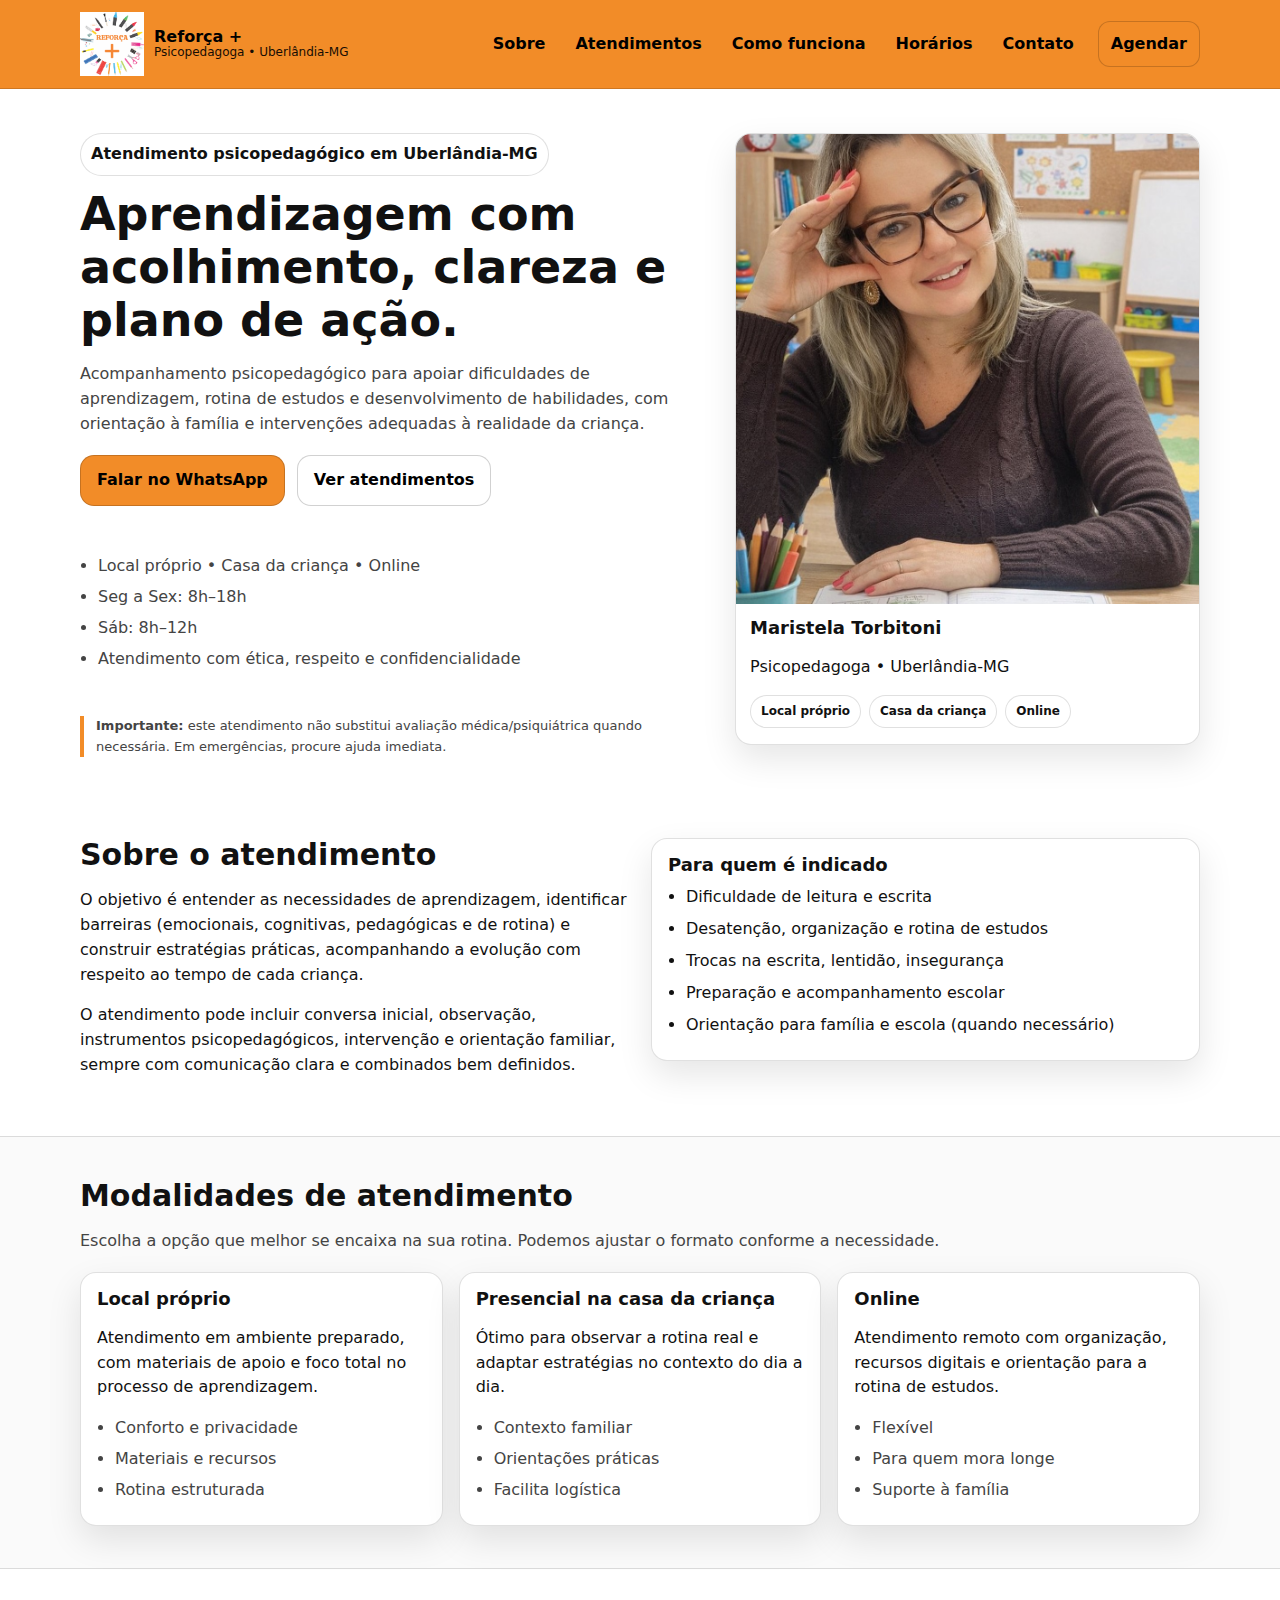
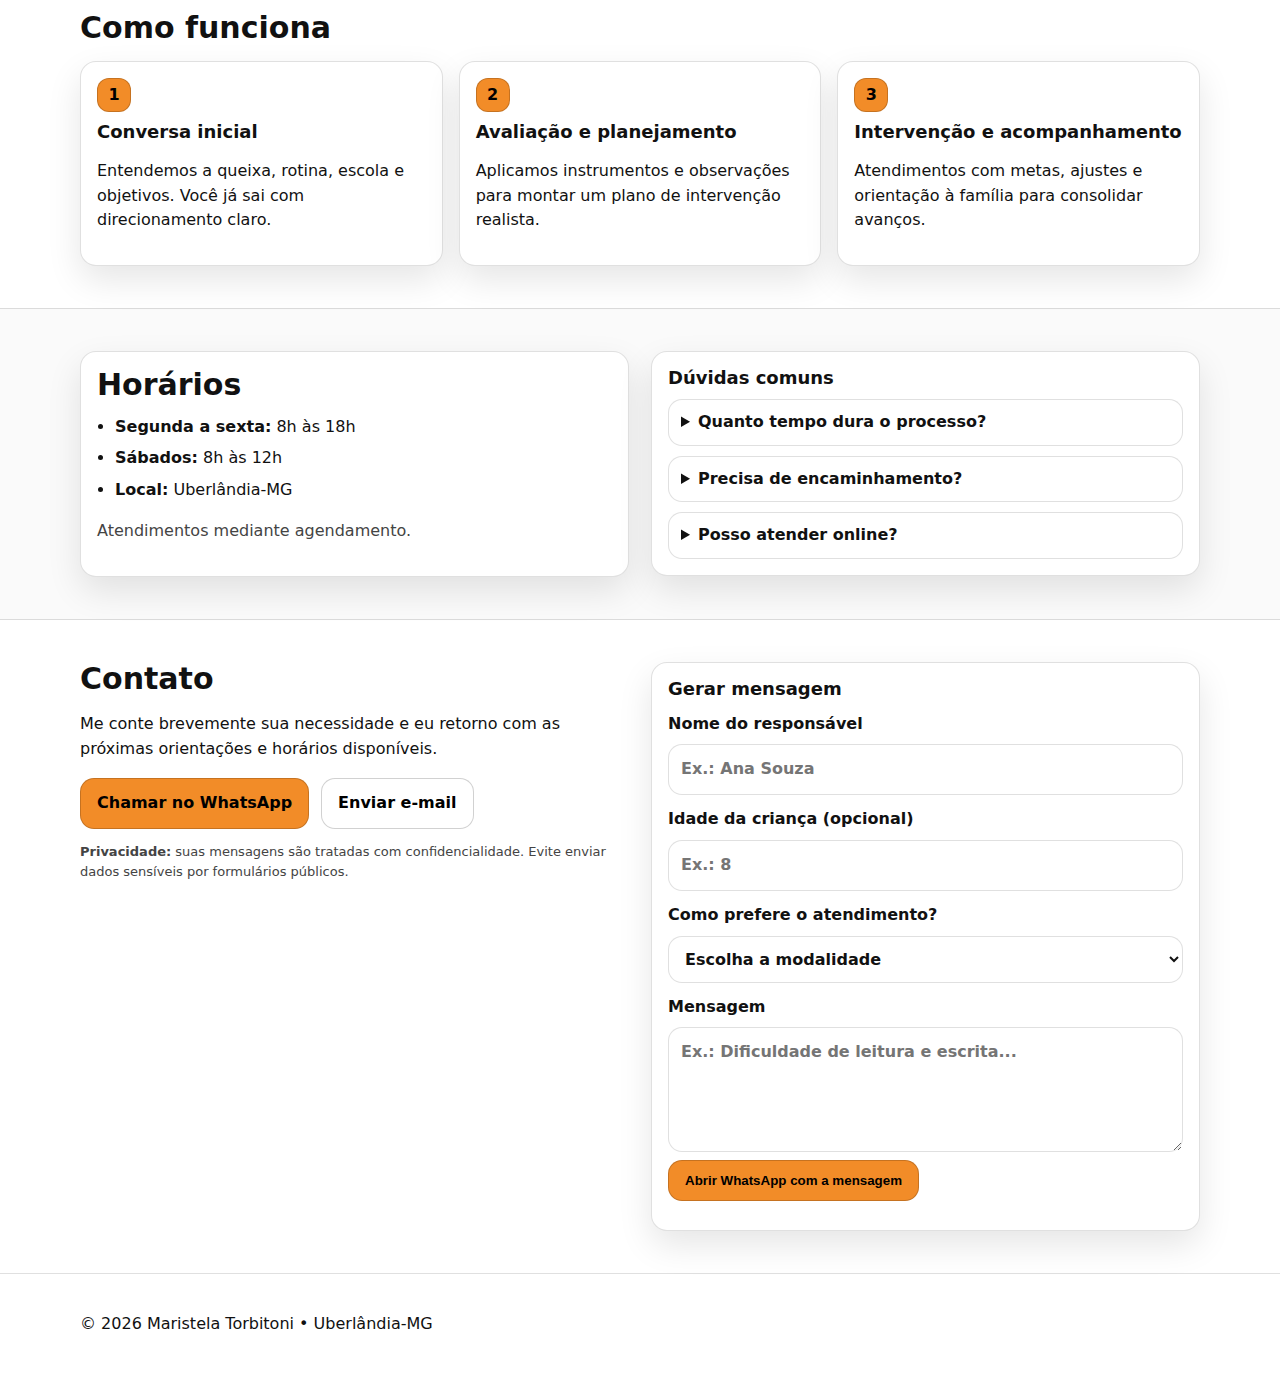
<file: index.html>
<!doctype html>
<html lang="pt-BR">
<head>
  <meta charset="utf-8" />
  <meta name="viewport" content="width=device-width, initial-scale=1" />
  <meta name="theme-color" content="#F28C28" />

  <title>Maristela Torbitoni | Psicopedagoga em Uberlândia-MG</title>
  <meta name="description" content="Atendimento psicopedagógico em Uberlândia-MG: local próprio, presencial na casa da criança e online. Agende uma conversa pelo WhatsApp." />
  <link rel="icon" href="assets/reforca-mais.png" />

  <!-- Open Graph (opcional, mas ajuda ao compartilhar) -->
  <meta property="og:title" content="Maristela Torbitoni | Psicopedagoga" />
  <meta property="og:description" content="Atendimento psicopedagógico em Uberlândia-MG: local próprio, presencial na casa da criança e online." />
  <meta property="og:type" content="website" />

  <link rel="stylesheet" href="styles.css" />
</head>

<body>
  <a class="skip" href="#conteudo">Pular para o conteúdo</a>

  <header class="topbar" role="banner">
    <div class="container topbar__inner">
      <a class="brand" href="#inicio" aria-label="Voltar ao início">
        <img class="brand__logo" src="assets/reforca-mais.png" alt="Reforça - Maristela Torbitoni" />
        <span class="brand__text">
          <strong class="brand__name">Reforça +</strong>
          <span class="brand__sub">Psicopedagoga • Uberlândia-MG</span>
        </span>
      </a>

      <nav class="nav" aria-label="Navegação principal">
        <button class="nav__toggle" type="button" aria-label="Abrir menu" aria-expanded="false" aria-controls="navMenu">
          <span aria-hidden="true">☰</span>
        </button>

        <ul class="nav__menu" id="navMenu">
          <li><a href="#sobre">Sobre</a></li>
          <li><a href="#servicos">Atendimentos</a></li>
          <li><a href="#como-funciona">Como funciona</a></li>
          <li><a href="#horarios">Horários</a></li>
          <li><a href="#contato">Contato</a></li>
          <li class="nav__cta">
            <a class="btn btn--sm" href="#contato">Agendar</a>
          </li>
        </ul>
      </nav>
    </div>
  </header>

  <main id="conteudo">
    <!-- HERO -->
    <section id="inicio" class="hero" aria-label="Apresentação">
      <div class="container hero__grid">
        <div class="hero__copy">
          <p class="pill">Atendimento psicopedagógico em Uberlândia-MG</p>

          <h1>Aprendizagem com acolhimento, clareza e plano de ação.</h1>

          <p class="lead">
            Acompanhamento psicopedagógico para apoiar dificuldades de aprendizagem, rotina de estudos e desenvolvimento de habilidades,
            com orientação à família e intervenções adequadas à realidade da criança.
          </p>

          <div class="hero__actions">
            <a class="btn" href="#contato">Falar no WhatsApp</a>
            <a class="btn btn--ghost" href="#servicos">Ver atendimentos</a>
          </div><br />

          <ul class="bullets" role="list">
            <li>Local próprio • Casa da criança • Online</li>
            <li>Seg a Sex: 8h–18h</li>
            <li>Sáb: 8h–12h</li>
            <li>Atendimento com ética, respeito e confidencialidade</li>
          </ul><br />

          <p class="note">
            <strong>Importante:</strong> este atendimento não substitui avaliação médica/psiquiátrica quando necessária. Em emergências, procure ajuda imediata.
          </p>
        </div>

        <aside class="hero__card" aria-label="Foto profissional">
          <img class="hero__photo" src="assets/foto.jpg" alt="Foto de Maristela Torbitoni" loading="eager" />
          <div class="hero__cardtext">
            <h2 class="h3">Maristela Torbitoni</h2>
            <p>Psicopedagoga • Uberlândia-MG</p>
            <div class="hero__chips" aria-label="Modalidades de atendimento">
              <span class="chip">Local próprio</span>
              <span class="chip">Casa da criança</span>
              <span class="chip">Online</span>
            </div>
          </div>
        </aside>
      </div>
    </section>

    <!-- SOBRE -->
    <section id="sobre" class="section">
      <div class="container section__grid">
        <div>
          <h2>Sobre o atendimento</h2>
          <p>
            O objetivo é entender as necessidades de aprendizagem, identificar barreiras (emocionais, cognitivas, pedagógicas e de rotina)
            e construir estratégias práticas, acompanhando a evolução com respeito ao tempo de cada criança.
          </p>
          <p>
            O atendimento pode incluir conversa inicial, observação, instrumentos psicopedagógicos, intervenção e orientação familiar,
            sempre com comunicação clara e combinados bem definidos.
          </p>
        </div>

        <div class="card">
          <h3 class="h3">Para quem é indicado</h3>
          <ul class="list" role="list">
            <li>Dificuldade de leitura e escrita</li>
            <li>Desatenção, organização e rotina de estudos</li>
            <li>Trocas na escrita, lentidão, insegurança</li>
            <li>Preparação e acompanhamento escolar</li>
            <li>Orientação para família e escola (quando necessário)</li>
          </ul>
        </div>
      </div>
    </section>

    <!-- SERVIÇOS -->
    <section id="servicos" class="section section--alt">
      <div class="container">
        <h2>Modalidades de atendimento</h2>
        <p class="muted">Escolha a opção que melhor se encaixa na sua rotina. Podemos ajustar o formato conforme a necessidade.</p>

        <div class="cards">
          <article class="service">
            <h3 class="h3">Local próprio</h3>
            <p>Atendimento em ambiente preparado, com materiais de apoio e foco total no processo de aprendizagem.</p>
            <ul class="mini" role="list">
              <li>Conforto e privacidade</li>
              <li>Materiais e recursos</li>
              <li>Rotina estruturada</li>
            </ul>
          </article>

          <article class="service">
            <h3 class="h3">Presencial na casa da criança</h3>
            <p>Ótimo para observar a rotina real e adaptar estratégias no contexto do dia a dia.</p>
            <ul class="mini" role="list">
              <li>Contexto familiar</li>
              <li>Orientações práticas</li>
              <li>Facilita logística</li>
            </ul>
          </article>

          <article class="service">
            <h3 class="h3">Online</h3>
            <p>Atendimento remoto com organização, recursos digitais e orientação para a rotina de estudos.</p>
            <ul class="mini" role="list">
              <li>Flexível</li>
              <li>Para quem mora longe</li>
              <li>Suporte à família</li>
            </ul>
          </article>
        </div>
      </div>
    </section>

    <!-- COMO FUNCIONA -->
    <section id="como-funciona" class="section">
      <div class="container">
        <h2>Como funciona</h2>

        <div class="steps" role="list">
          <div class="step" role="listitem">
            <span class="step__num" aria-hidden="true">1</span>
            <h3 class="h3">Conversa inicial</h3>
            <p>Entendemos a queixa, rotina, escola e objetivos. Você já sai com direcionamento claro.</p>
          </div>

          <div class="step" role="listitem">
            <span class="step__num" aria-hidden="true">2</span>
            <h3 class="h3">Avaliação e planejamento</h3>
            <p>Aplicamos instrumentos e observações para montar um plano de intervenção realista.</p>
          </div>

          <div class="step" role="listitem">
            <span class="step__num" aria-hidden="true">3</span>
            <h3 class="h3">Intervenção e acompanhamento</h3>
            <p>Atendimentos com metas, ajustes e orientação à família para consolidar avanços.</p>
          </div>
        </div>
      </div>
    </section>

    <!-- HORÁRIOS -->
    <section id="horarios" class="section section--alt">
      <div class="container section__grid">
        <div class="card">
          <h2>Horários</h2>
          <ul class="list" role="list">
            <li><strong>Segunda a sexta:</strong> 8h às 18h</li>
            <li><strong>Sábados:</strong> 8h às 12h</li>
            <li><strong>Local:</strong> Uberlândia-MG</li>
          </ul>
          <p class="muted">Atendimentos mediante agendamento.</p>
        </div>

        <div class="card">
          <h3 class="h3">Dúvidas comuns</h3>
          <details>
            <summary>Quanto tempo dura o processo?</summary>
            <p>Depende do objetivo e da evolução. Após a conversa inicial, alinhamos uma proposta com frequência e metas.</p>
          </details>
          <details>
            <summary>Precisa de encaminhamento?</summary>
            <p>Não necessariamente. Caso surja necessidade de avaliação complementar, orientamos com responsabilidade.</p>
          </details>
          <details>
            <summary>Posso atender online?</summary>
            <p>Sim — organizamos a rotina e recursos para que o atendimento seja produtivo e acolhedor.</p>
          </details>
        </div>
      </div>
    </section>

    <!-- CONTATO -->
    <section id="contato" class="section">
      <div class="container section__grid">
        <div>
          <h2>Contato</h2>
          <p>Me conte brevemente sua necessidade e eu retorno com as próximas orientações e horários disponíveis.</p>

          <div class="contact-actions">
            <a class="btn" id="btnWhats" href="#" target="_blank" rel="noopener">Chamar no WhatsApp</a>
            <a class="btn btn--ghost" id="btnEmail" href="#">Enviar e-mail</a>
          </div>

          <p class="muted small">
            <strong>Privacidade:</strong> suas mensagens são tratadas com confidencialidade. Evite enviar dados sensíveis por formulários públicos.
          </p>
        </div>

        <form class="form card" id="formContato" aria-label="Formulário para gerar mensagem do WhatsApp">
          <h3 class="h3">Gerar mensagem</h3>

          <label>
            Nome do responsável
            <input type="text" id="nome" name="nome" autocomplete="name" placeholder="Ex.: Ana Souza" />
          </label>

          <label>
            Idade da criança (opcional)
            <input type="text" id="idade" name="idade" inputmode="numeric" placeholder="Ex.: 8" />
          </label>

          <label>
            Como prefere o atendimento?
            <select id="modalidade" name="modalidade">
              <option value="Escolha a modalidade">Escolha a modalidade</option>
              <option value="Local próprio">Local próprio</option>
              <option value="Casa da criança">Casa da criança</option>
              <option value="Online">Online</option>
            </select>
          </label>

          <label>
            Mensagem
            <textarea id="mensagem" name="mensagem" rows="4" placeholder="Ex.: Dificuldade de leitura e escrita..."></textarea>
          </label>

          <button class="btn" type="submit">Abrir WhatsApp com a mensagem</button>

          <p class="small muted" id="status" aria-live="polite"></p>
        </form>
      </div>
    </section>
  </main>

  <footer class="footer" role="contentinfo">
    <div class="container footer__inner">
      <p>© <span id="year"></span> Maristela Torbitoni • Uberlândia-MG</p>
    </div>
  </footer>

  <script src="script.js" defer></script>
</body>
</html>
</file>
<file: styles.css>
:root{
  --orange: #F28C28;
  --orange-dark: #D86E0F;

  --bg: #ffffff;
  --text: #111111;
  --muted: #444444;
  --line: rgba(0,0,0,.12);

  --card: #ffffff;
  --shadow: 0 14px 34px rgba(0,0,0,.10);
  --radius: 16px;
  --max: 1120px;
}

*{ box-sizing: border-box; }

html{ scroll-behavior: smooth; }

body{
  margin: 0;
  background: var(--bg);
  color: var(--text);
  font-family: ui-sans-serif, system-ui, -apple-system, Segoe UI, Roboto, Arial, "Apple Color Emoji","Segoe UI Emoji";
  line-height: 1.55;
}

img{ max-width: 100%; height: auto; }

.container{
  width: min(var(--max), calc(100% - 32px));
  margin: 0 auto;
}

.skip{
  position:absolute;
  left:-999px;
  top:auto;
  width:1px;
  height:1px;
  overflow:hidden;
}
.skip:focus{
  left: 16px;
  top: 16px;
  width: auto;
  height: auto;
  padding: 10px 12px;
  background: #fff;
  border: 1px solid var(--line);
  border-radius: 10px;
  z-index: 9999;
}

/* TOPBAR / MENU */
.topbar{
  position: sticky;
  top: 0;
  z-index: 50;
  background: var(--orange);
  border-bottom: 1px solid rgba(0,0,0,.15);
}

.topbar__inner{
  display: flex;
  align-items: center;
  justify-content: space-between;
  padding: 12px 0;
  gap: 14px;
}

.brand{
  display: flex;
  align-items: center;
  gap: 10px;
  color: #000;
  text-decoration: none;
  min-width: 240px;
}

.brand__logo{
  width: 64px;
  height: 64px;
  object-fit: contain;
  display: block;
}

.brand__text{ display:flex; flex-direction:column; line-height: 1.15; }
.brand__name{ font-size: 16px; }
.brand__sub{ font-size: 12px; opacity: .9; }

.nav{ display:flex; align-items:center; gap: 10px; }

.nav__toggle{
  display: none;
  border: 1px solid rgba(0,0,0,.2);
  background: rgba(255,255,255,.25);
  color: #000;
  border-radius: 12px;
  padding: 8px 10px;
  cursor: pointer;
}

.nav__menu{
  list-style: none;
  display: flex;
  align-items: center;
  gap: 6px;
  margin: 0;
  padding: 0;
}

.nav__menu a{
  display: inline-block;
  padding: 10px 12px;
  border-radius: 12px;
  text-decoration: none;
  color: #000;
  font-weight: 700;
}
.nav__menu a:hover{
  background: var(--orange-dark);
  color: #000;
}
.nav__cta{ margin-left: 6px; }

/* BOTÕES */
.btn{
  display: inline-flex;
  align-items: center;
  justify-content: center;
  gap: 10px;
  padding: 12px 16px;
  border-radius: 14px;
  border: 1px solid rgba(0,0,0,.18);
  background: var(--orange);
  color: #000;
  font-weight: 900;
  text-decoration: none;
  cursor: pointer;
  transition: transform .12s ease, filter .12s ease, background .12s ease;
}
.btn:hover{ background: var(--orange-dark); transform: translateY(-1px); }
.btn:active{ transform: translateY(0px); }
.btn--ghost{
  background: #fff;
}
.btn--ghost:hover{
  background: #f2f2f2;
}
.btn--sm{
  padding: 10px 12px;
  border-radius: 12px;
}

/* TIPOGRAFIA */
h1, h2, h3{ line-height: 1.15; margin: 0 0 12px; }
h1{ font-size: clamp(30px, 5vw, 46px); }
h2{ font-size: clamp(22px, 3vw, 30px); }
.h3{ font-size: 18px; margin-bottom: 8px; }

.lead{ font-size: 16px; color: var(--muted); max-width: 60ch; }
.muted{ color: var(--muted); }
.small{ font-size: 13px; }
.note{
  margin-top: 14px;
  font-size: 13px;
  color: var(--muted);
  border-left: 4px solid var(--orange);
  padding-left: 12px;
}

/* HERO */
.hero{
  padding: 44px 0 26px;
}
.hero__grid{
  display: grid;
  grid-template-columns: 1.15fr .85fr;
  gap: 26px;
  align-items: start;
}
.pill{
  display: inline-block;
  padding: 8px 10px;
  border-radius: 999px;
  border: 1px solid var(--line);
  background: #fff;
  font-weight: 800;
  margin: 0 0 12px;
}
.hero__actions{ display:flex; gap: 12px; flex-wrap: wrap; margin: 18px 0 10px; }

.bullets{
  margin: 14px 0 0;
  padding-left: 18px;
  color: var(--muted);
}
.bullets li{ margin: 6px 0; }

.hero__card{
  border: 1px solid var(--line);
  border-radius: var(--radius);
  overflow: hidden;
  box-shadow: var(--shadow);
  background: #fff;
}
.hero__photo{
  width: 100%;
  height: 470px;
  object-fit: cover;
  display: block;
}
.hero__cardtext{
  padding: 14px 14px 16px;
}
.hero__chips{
  display:flex;
  flex-wrap: wrap;
  gap: 8px;
  margin-top: 10px;
}
.chip{
  display:inline-block;
  padding: 6px 10px;
  border-radius: 999px;
  border: 1px solid var(--line);
  background: #fff;
  font-weight: 800;
  font-size: 12px;
}

/* SEÇÕES */
.section{ padding: 42px 0; }
.section--alt{
  background: #fafafa;
  border-top: 1px solid var(--line);
  border-bottom: 1px solid var(--line);
}
.section__grid{
  display: grid;
  grid-template-columns: 1fr 1fr;
  gap: 22px;
  align-items: start;
}

.card{
  background: var(--card);
  border: 1px solid var(--line);
  border-radius: var(--radius);
  padding: 16px;
  box-shadow: var(--shadow);
}

.list{
  margin: 10px 0 0;
  padding-left: 18px;
}
.list li{ margin: 7px 0; }

/* SERVIÇOS */
.cards{
  margin-top: 18px;
  display: grid;
  grid-template-columns: repeat(3, 1fr);
  gap: 16px;
}
.service{
  background: #fff;
  border: 1px solid var(--line);
  border-radius: var(--radius);
  padding: 16px;
  box-shadow: var(--shadow);
}
.mini{
  margin: 10px 0 0;
  padding-left: 18px;
  color: var(--muted);
}
.mini li{ margin: 6px 0; }

/* PASSOS */
.steps{
  margin-top: 16px;
  display: grid;
  grid-template-columns: repeat(3, 1fr);
  gap: 16px;
}
.step{
  border: 1px solid var(--line);
  border-radius: var(--radius);
  background: #fff;
  padding: 16px;
  box-shadow: var(--shadow);
}
.step__num{
  width: 34px;
  height: 34px;
  border-radius: 12px;
  background: var(--orange);
  color: #000;
  font-weight: 900;
  display:flex;
  align-items:center;
  justify-content:center;
  margin-bottom: 10px;
  border: 1px solid rgba(0,0,0,.18);
}

/* FAQ */
details{
  border: 1px solid var(--line);
  border-radius: 14px;
  padding: 10px 12px;
  background: #fff;
  margin-top: 10px;
}
summary{ cursor: pointer; font-weight: 900; }

/* CONTATO */
.contact-actions{ display:flex; gap: 12px; flex-wrap: wrap; margin: 14px 0 0; }

.form label{ display:block; font-weight: 900; margin-top: 12px; }
input, select, textarea{
  width: 100%;
  margin-top: 8px;
  padding: 12px 12px;
  border-radius: 14px;
  border: 1px solid var(--line);
  background: #fff;
  color: var(--text);
  font: inherit;
}
textarea{ resize: vertical; min-height: 110px; }

/* FOOTER */
.footer{
  border-top: 1px solid var(--line);
  padding: 22px 0;
  background: #fff;
}
.footer__inner{
  display:flex;
  align-items: baseline;
  justify-content: space-between;
  gap: 12px;
}

/* RESPONSIVO */
@media (max-width: 900px){
  .hero__grid{ grid-template-columns: 1fr; }
  .section__grid{ grid-template-columns: 1fr; }
  .cards{ grid-template-columns: 1fr; }
  .steps{ grid-template-columns: 1fr; }

  .nav__toggle{ display: inline-flex; }

  .nav__menu{
    position: absolute;
    right: 16px;
    top: 64px;
    flex-direction: column;
    align-items: stretch;
    background: var(--orange);
    border: 1px solid rgba(0,0,0,.18);
    border-radius: 16px;
    padding: 10px;
    width: min(280px, calc(100vw - 32px));
    box-shadow: var(--shadow);
    display: none;
  }
  .nav__menu.is-open{ display: flex; }
  .nav__menu a{ width: 100%; }
  .nav__cta{ margin-left: 0; }
}
</file>
